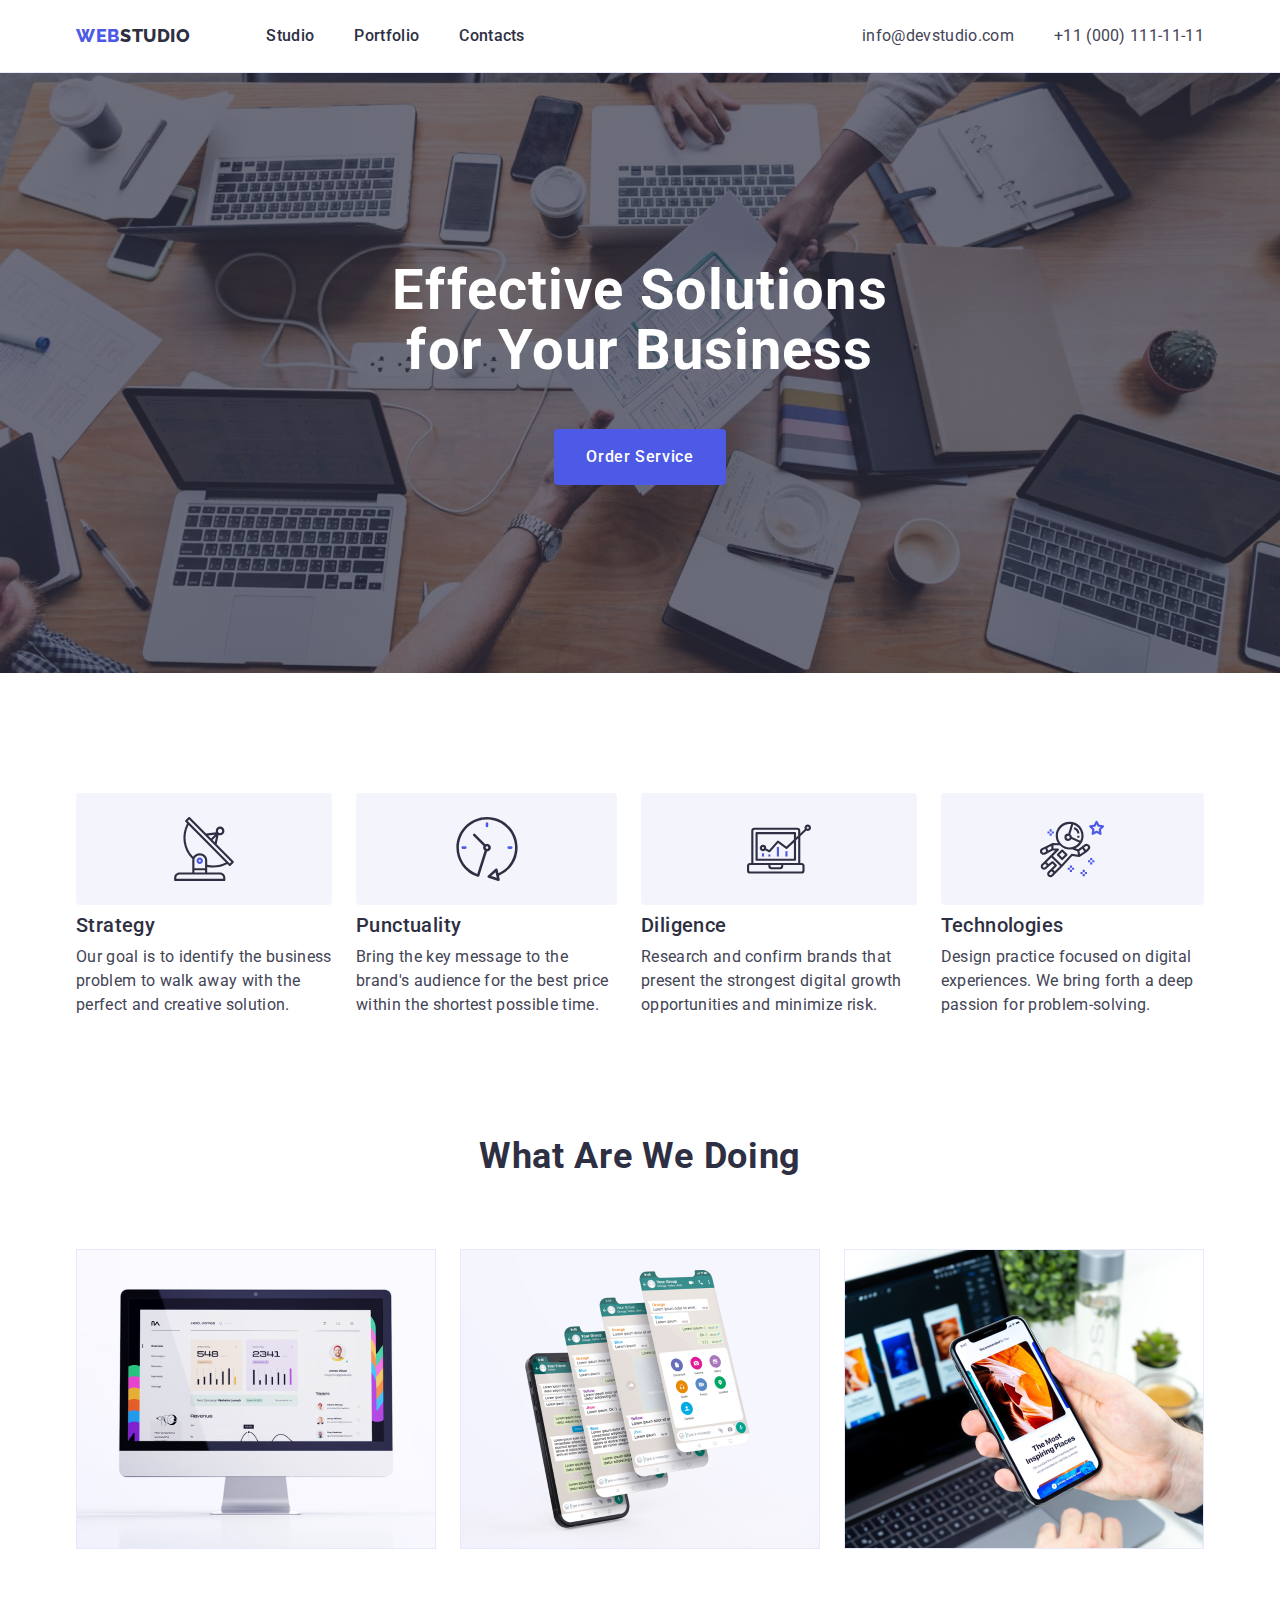
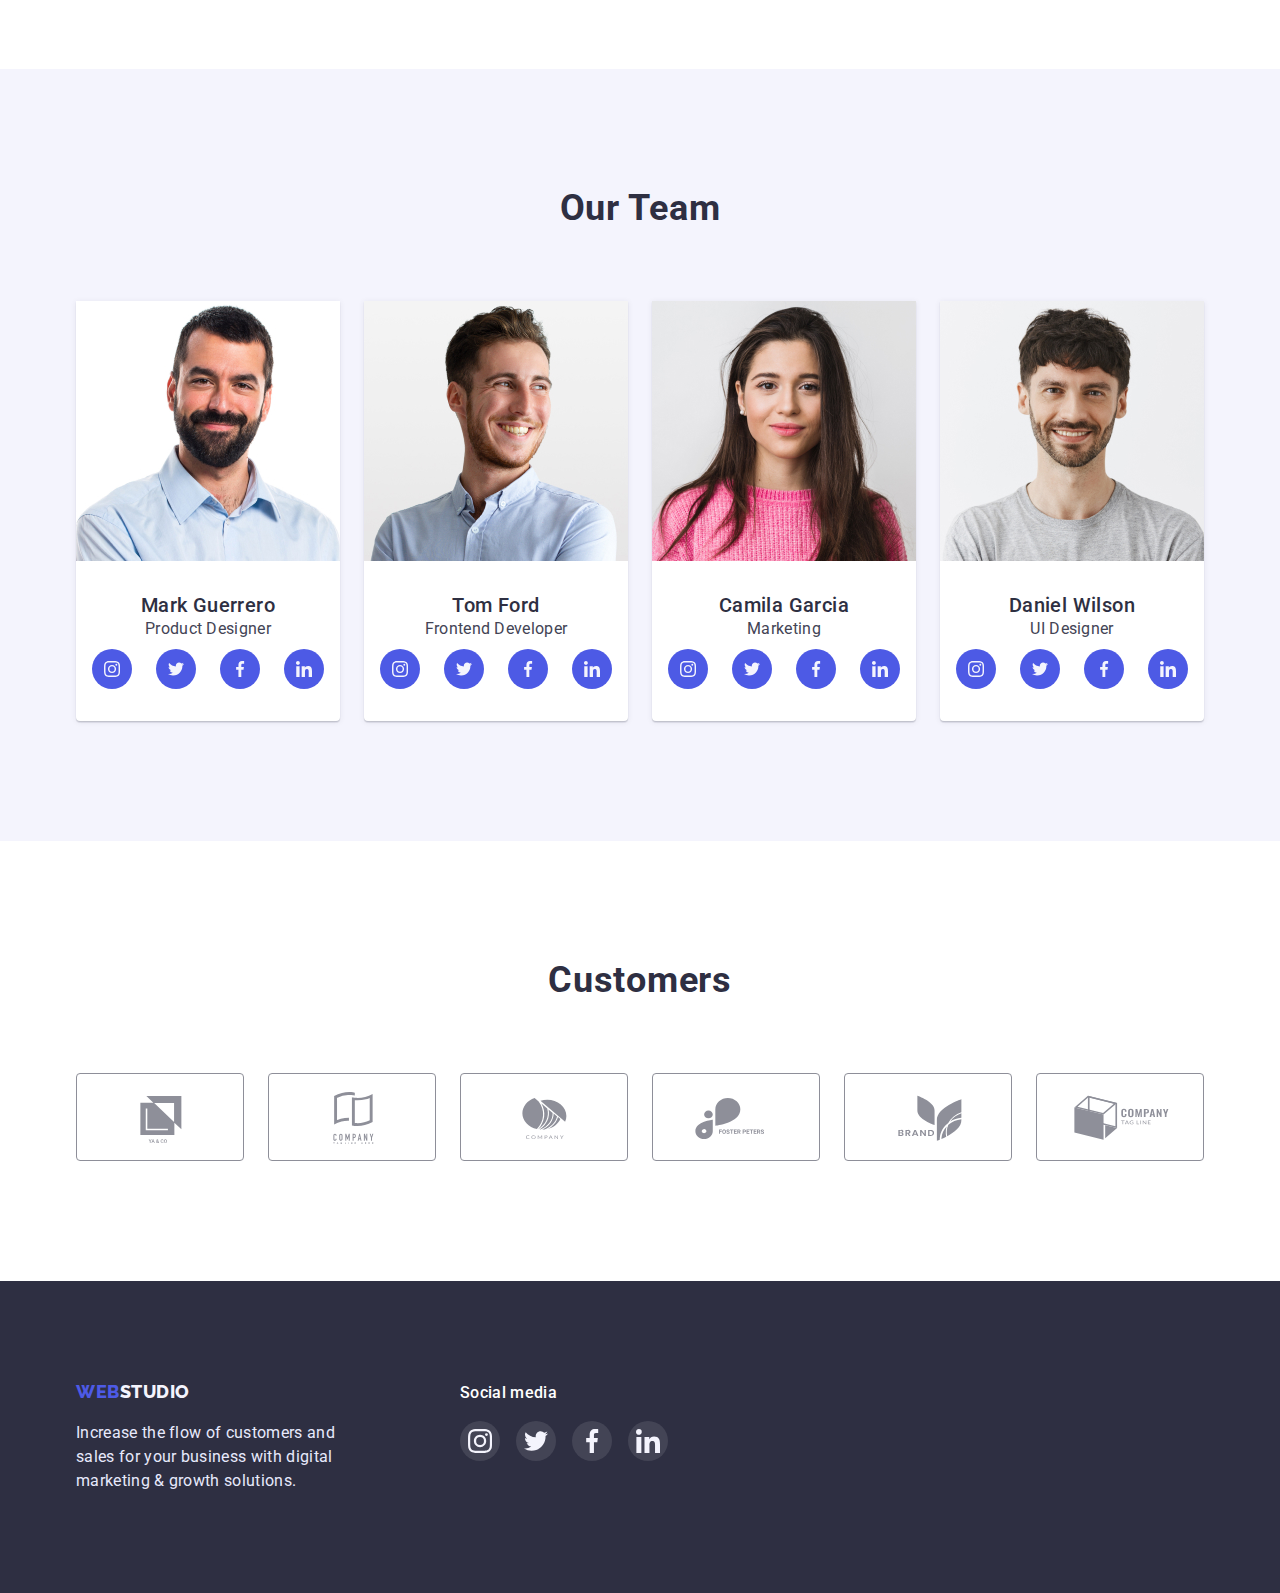
<file: index.html>
<!DOCTYPE html>
<html lang="en">
  <head>
    <meta charset="UTF-8" />
    <meta http-equiv="X-UA-Compatible" content="IE=edge" />
    <meta name="viewport" content="width=device-width, initial-scale=1.0" />
    <title>Document</title>

    <link
      rel="stylesheet"
      href="https://cdn.jsdelivr.net/npm/modern-normalize@1.1.0/modern-normalize.min.css"
    />
    <link rel="preconnect" href="https://fonts.googleapis.com" />
    <link rel="preconnect" href="https://fonts.gstatic.com" crossorigin />
    <link
      href="https://fonts.googleapis.com/css2?family=Raleway:wght@800&family=Roboto:wght@400;500;700&display=swap"
      rel="stylesheet"
    />

    <link rel="stylesheet" href="./css/styles.css" />
  </head>
  <body>
    <!--Header-->
    <header class="header">
      <div class="container main-nav">
        <nav class="header-navigation main-nav">
          <a href="./index.html" class="logo link">
            Web <span class="header-logo-color">Studio</span></a
          >
          <ul class="header-list list">
            <li class="header-item">
              <a href="./index.html" class="header-link link">Studio</a>
            </li>
            <li class="header-item">
              <a href="./portfolio.html" class="header-link link">Portfolio</a>
            </li>
            <li class="header-item">
              <a href="" class="header-link link">Contacts</a>
            </li>
          </ul>
        </nav>

        <address class="address">
          <ul class="address-nav list">
            <li class="address-list">
              <a href="mailto:info@devstudio.com" class="address-item link"
                >info@devstudio.com</a
              >
            </li>
            <li class="address-list">
              <a href="tel:+110001111111" class="address-item link"
                >+11 (000) 111-11-11</a
              >
            </li>
          </ul>
        </address>
      </div>
    </header>
    <main>
      <!--Hero-->
      <section class="hero">
        <div class="container">
          <h1 class="hero-title">Effective Solutions for Your Business</h1>
          <button type="button" class="hero-button">Order Service</button>
        </div>
      </section>
      <!--Our advantages-->
      <section class="advantages section">
        <div class="container">
          <h2 class="visually-hidden">Our advantages</h2>

          <ul class="advantages-list list">
            <li class="advantages-item">
              <h3 class="advantages-title">Strategy</h3>
              <p class="advantages-desc">
                Our goal is to identify the business problem to walk away with
                the perfect and creative solution.
              </p>
            </li>

            <li class="advantages-item">
              <h3 class="advantages-title">Punctuality</h3>
              <p class="advantages-desc">
                Bring the key message to the brand's audience for the best price
                within the shortest possible time.
              </p>
            </li>

            <li class="advantages-item">
              <h3 class="advantages-title">Diligence</h3>
              <p class="advantages-desc">
                Research and confirm brands that present the strongest digital
                growth opportunities and minimize risk.
              </p>
            </li>

            <li class="advantages-item">
              <h3 class="advantages-title">Technologies</h3>
              <p class="advantages-desc">
                Design practice focused on digital experiences. We bring forth a
                deep passion for problem-solving.
              </p>
            </li>
          </ul>
        </div>
      </section>
      <!--What are we doing-->
      <section class="work section">
        <div class="container">
          <h2 class="work-title">What are we doing</h2>

          <ul class="work-list list">
            <li class="work-item">
              <img src="./images/img1.jpg" alt="Computer screen" width="360" />
            </li>

            <li class="work-item">
              <img src="./images/img2.jpg" alt="Phone screen" width="360" />
            </li>

            <li class="work-item">
              <img
                src="./images/img3.jpg"
                alt="Synchronization of the phone with the computer"
                width="360"
              />
            </li>
          </ul>
        </div>
      </section>
      <!--Team-->
      <section class="team section">
        <div class="container">
          <h2 class="team-title">Our Team</h2>
          <ul class="team-list list">
            <li class="team-item">
              <img
                src="./images/photo1.jpg"
                alt="Product Designer"
                width="264"
              />
              <div class="team-text-position">
                <h3 class="team-item-title">Mark Guerrero</h3>
                <p class="team-desc">Product Designer</p>
                <ul class="team-soc-list list">
                  <li class="team-soc-item">
                    <a class="team-soc-link link" href>
                      <svg class="team-soc-icon" width="16" height="16">
                        <use href="./images/icons.svg#icon-instagram"></use>
                      </svg>
                    </a>
                  </li>
                  <li class="team-soc-item">
                    <a class="team-soc-link link" href>
                      <svg class="team-soc-icon" width="16" height="16">
                        <use href="./images/icons.svg#icon-twitter"></use>
                      </svg>
                    </a>
                  </li>
                  <li class="team-soc-item">
                    <a class="team-soc-link link" href>
                      <svg class="team-soc-icon" width="16" height="16">
                        <use href="./images/icons.svg#icon-facebook"></use>
                      </svg>
                    </a>
                  </li>
                  <li class="team-soc-item">
                    <a class="team-soc-link link" href>
                      <svg class="team-soc-icon" width="16" height="16">
                        <use href="./images/icons.svg#icon-linkedin"></use>
                      </svg>
                    </a>
                  </li>
                </ul>
              </div>
            </li>

            <li class="team-item">
              <img
                src="./images/photo2.jpg"
                alt="Frontend Developer"
                width="264"
              />
              <div class="team-text-position">
                <h3 class="team-item-title">Tom Ford</h3>
                <p class="team-desc">Frontend Developer</p>
                <ul class="team-soc-list list">
                  <li class="team-soc-item">
                    <a class="team-soc-link link" href>
                      <svg class="team-soc-icon" width="16" height="16">
                        <use href="./images/icons.svg#icon-instagram"></use>
                      </svg>
                    </a>
                  </li>
                  <li class="team-soc-item">
                    <a class="team-soc-link link" href>
                      <svg class="team-soc-icon" width="16" height="16">
                        <use href="./images/icons.svg#icon-twitter"></use>
                      </svg>
                    </a>
                  </li>
                  <li class="team-soc-item">
                    <a class="team-soc-link link" href>
                      <svg class="team-soc-icon" width="16" height="16">
                        <use href="./images/icons.svg#icon-facebook"></use>
                      </svg>
                    </a>
                  </li>
                  <li class="team-soc-item">
                    <a class="team-soc-link link" href>
                      <svg class="team-soc-icon" width="16" height="16">
                        <use href="./images/icons.svg#icon-linkedin"></use>
                      </svg>
                    </a>
                  </li>
                </ul>
              </div>
            </li>

            <li class="team-item">
              <img src="./images/photo3.jpg" alt="Marketing" width="264" />
              <div class="team-text-position">
                <h3 class="team-item-title">Camila Garcia</h3>
                <p class="team-desc">Marketing</p>
                <ul class="team-soc-list list">
                  <li class="team-soc-item">
                    <a class="team-soc-link link" href>
                      <svg class="team-soc-icon" width="16" height="16">
                        <use href="./images/icons.svg#icon-instagram"></use>
                      </svg>
                    </a>
                  </li>
                  <li class="team-soc-item">
                    <a class="team-soc-link link" href>
                      <svg class="team-soc-icon" width="16" height="16">
                        <use href="./images/icons.svg#icon-twitter"></use>
                      </svg>
                    </a>
                  </li>
                  <li class="team-soc-item">
                    <a class="team-soc-link link" href>
                      <svg class="team-soc-icon" width="16" height="16">
                        <use href="./images/icons.svg#icon-facebook"></use>
                      </svg>
                    </a>
                  </li>
                  <li class="team-soc-item">
                    <a class="team-soc-link link" href>
                      <svg class="team-soc-icon" width="16" height="16">
                        <use href="./images/icons.svg#icon-linkedin"></use>
                      </svg>
                    </a>
                  </li>
                </ul>
              </div>
            </li>

            <li class="team-item">
              <img src="./images/photo4.jpg" alt="UI Designer" width="264" />
              <div class="team-text-position">
                <h3 class="team-item-title">Daniel Wilson</h3>
                <p class="team-desc">UI Designer</p>

                <ul class="team-soc-list list">
                  <li class="team-soc-item">
                    <a class="team-soc-link link" href>
                      <svg class="team-soc-icon" width="16" height="16">
                        <use href="./images/icons.svg#icon-instagram"></use>
                      </svg>
                    </a>
                  </li>
                  <li class="team-soc-item">
                    <a class="team-soc-link link" href>
                      <svg class="team-soc-icon" width="16" height="16">
                        <use href="./images/icons.svg#icon-twitter"></use>
                      </svg>
                    </a>
                  </li>
                  <li class="team-soc-item">
                    <a class="team-soc-link link" href>
                      <svg class="team-soc-icon" width="16" height="16">
                        <use href="./images/icons.svg#icon-facebook"></use>
                      </svg>
                    </a>
                  </li>
                  <li class="team-soc-item">
                    <a class="team-soc-link link" href>
                      <svg class="team-soc-icon" width="16" height="16">
                        <use href="./images/icons.svg#icon-linkedin"></use>
                      </svg>
                    </a>
                  </li>
                </ul>
              </div>
            </li>
          </ul>
        </div>
      </section>
      <!--Customers-->
      <section class="customers section">
        <div class="container">
          <h2 class="customers-title">Customers</h2>
          <ul class="customers-list list">
            <li class="customers-item">
              <a href="" class="customers-link link">
                <svg class="customers-icon" width="104" height="56">
                  <use href="./images/icons.svg#icon-logo-1"></use>
                </svg>
              </a>
            </li>
            <li class="customers-item">
              <a href="" class="customers-link link">
                <svg class="customers-icon" width="104" height="56">
                  <use href="./images/icons.svg#icon-logo-2"></use>
                </svg>
              </a>
            </li>
            <li class="customers-item">
              <a href="" class="customers-link link">
                <svg class="customers-icon" width="104" height="56">
                  <use href="./images/icons.svg#icon-logo-3"></use>
                </svg>
              </a>
            </li>
            <li class="customers-item">
              <a href="" class="customers-link link">
                <svg class="customers-icon" width="104" height="56">
                  <use href="./images/icons.svg#icon-logo-4"></use>
                </svg>
              </a>
            </li>
            <li class="customers-item">
              <a href="" class="customers-link link">
                <svg class="customers-icon" width="104" height="56">
                  <use href="./images/icons.svg#icon-logo-5"></use>
                </svg>
              </a>
            </li>
            <li class="customers-item">
              <a href="" class="customers-link link">
                <svg class="customers-icon" width="104" height="56">
                  <use href="./images/icons.svg#icon-logo-6"></use>
                </svg>
              </a>
            </li>
          </ul>
        </div>
      </section>
    </main>
    <!--Footer-->
    <footer class="footer">
      <div class="container footer-container">
        <div class="container-footer-text">
          <a href="./index.html" class="logo logo-footer link"
            >Web<span class="logo-text">Studio</span></a
          >
          <p class="footer-text">
            Increase the flow of customers and sales for your business with
            digital marketing & growth solutions.
          </p>
        </div>
        <div class="footer-soc">
          <p class="footer-soc-title">Social media</p>
          <ul class="footer-soc-list list">
            <li class="footer-soc-item">
              <a href="" class="footer-soc-link link">
                <svg class="footer-icon" width="24" height="24">
                  <use href="./images/icons.svg#icon-instagram"></use>
                </svg>
              </a>
            </li>
            <li class="footer-soc-item">
              <a href="" class="footer-soc-link link">
                <svg class="footer-icon" width="24" height="24">
                  <use href="./images/icons.svg#icon-twitter"></use>
                </svg>
              </a>
            </li>
            <li class="footer-soc-item">
              <a href="" class="footer-soc-link link">
                <svg class="footer-icon" width="24" height="24">
                  <use href="./images/icons.svg#icon-facebook"></use>
                </svg>
              </a>
            </li>
            <li class="footer-soc-item">
              <a href="" class="footer-soc-link link">
                <svg class="footer-icon" width="24" height="24">
                  <use href="./images/icons.svg#icon-linkedin"></use>
                </svg>
              </a>
            </li>
          </ul>
        </div>
      </div>
    </footer>
  </body>
</html>
</file>
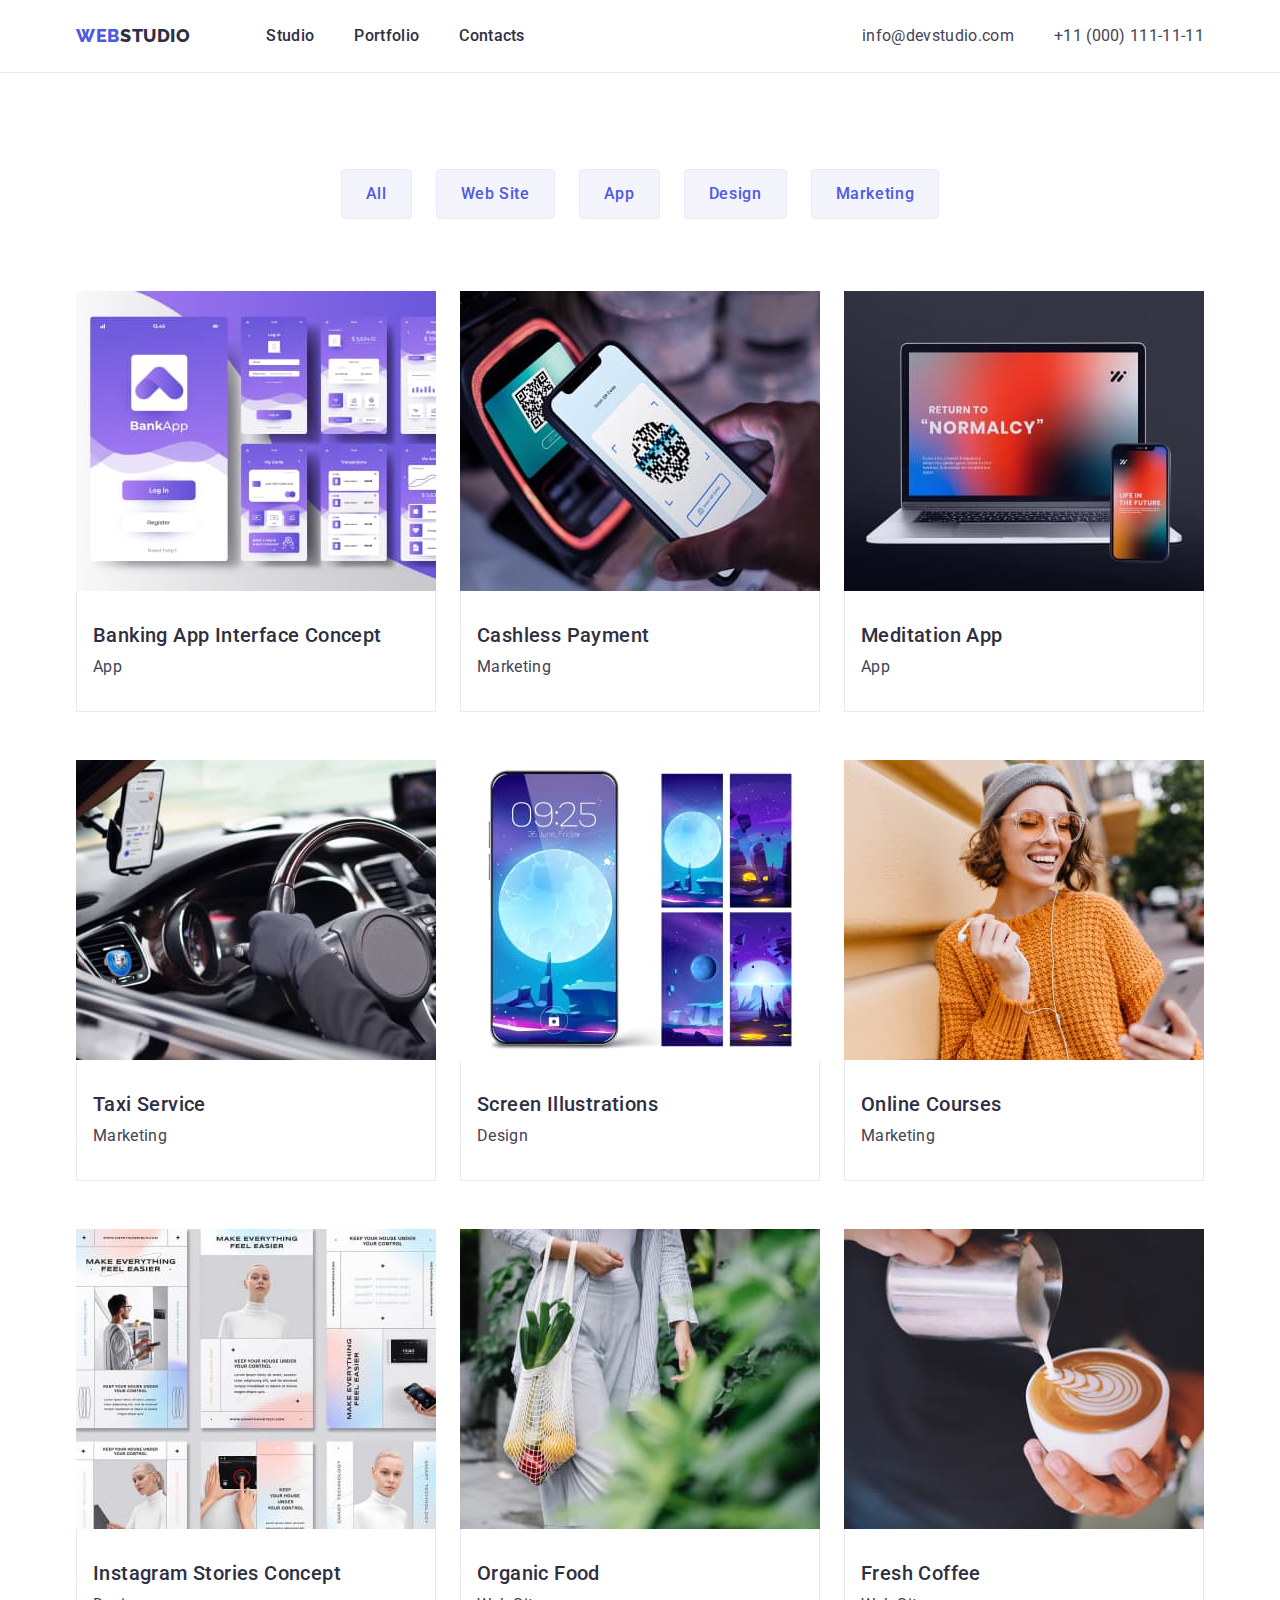
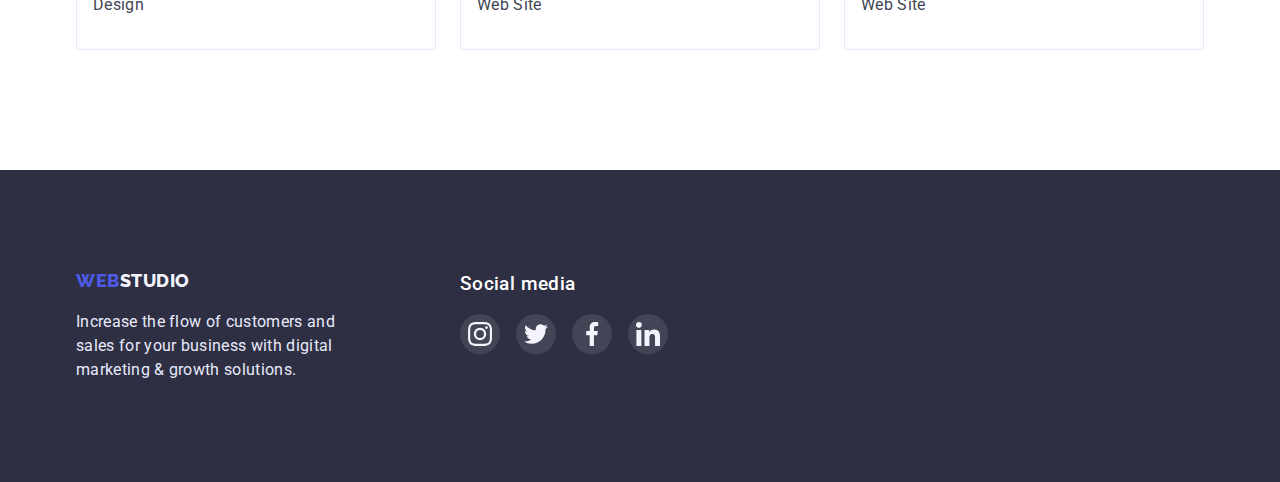
<file: portfolio.html>
<!DOCTYPE html>
<html lang="en">
  <head>
    <meta charset="UTF-8" />
    <meta http-equiv="X-UA-Compatible" content="IE=edge" />
    <meta name="viewport" content="width=device-width, initial-scale=1.0" />
    <title>Document</title>

    <link
      rel="stylesheet"
      href="https://cdn.jsdelivr.net/npm/modern-normalize@1.1.0/modern-normalize.min.css"
    />
    <link rel="preconnect" href="https://fonts.googleapis.com" />
    <link rel="preconnect" href="https://fonts.gstatic.com" crossorigin />
    <link
      href="https://fonts.googleapis.com/css2?family=Raleway:wght@800&family=Roboto:wght@400;500;700&display=swap"
      rel="stylesheet"
    />

    <link rel="stylesheet" href="./css/styles.css" />
  </head>
  <body>
    <!--Header-->
    <header class="header">
      <div class="container main-nav">
        <nav class="header-navigation main-nav">
          <a href="./index.html" class="logo link">
            Web <span class="header-logo-color">Studio</span></a
          >
          <ul class="header-list list">
            <li class="header-item">
              <a href="./index.html" class="header-link link">Studio</a>
            </li>
            <li class="header-item">
              <a href="./portfolio.html" class="header-link link">Portfolio</a>
            </li>
            <li class="header-item">
              <a href="" class="header-link link">Contacts</a>
            </li>
          </ul>
        </nav>

        <address class="address">
          <ul class="address-nav list">
            <li class="address-list">
              <a href="mailto:info@devstudio.com" class="address-item link"
                >info@devstudio.com</a
              >
            </li>
            <li class="address-list">
              <a href="tel:+110001111111" class="address-item link"
                >+11 (000) 111-11-11</a
              >
            </li>
          </ul>
        </address>
      </div>
    </header>
    <main>
      <section class="portfolio section">
        <div class="container">
          <h1 class="visually-hidden">Portfolio</h1>
          <ul class="filter list">
            <li class="filter-item">
              <button type="button" class="filter-button">All</button>
            </li>

            <li class="filter-item">
              <button type="button" class="filter-button">Web Site</button>
            </li>

            <li class="filter-item">
              <button type="button" class="filter-button">App</button>
            </li>

            <li class="filter-item">
              <button type="button" class="filter-button">Design</button>
            </li>

            <li class="filter-item">
              <button type="button" class="filter-button">Marketing</button>
            </li>
          </ul>
          <ul class="portfolio-list list">
            <li class="portfolio-item">
              <a href="" class="portfolio-link link"
                ><img src="./images/app-1.jpg" alt="App for Bank" width="360" />

                <div class="portfolio-content">
                  <h2 class="portfolio-title">Banking App Interface Concept</h2>
                  <p class="portfolio-desc">App</p>
                </div>
              </a>
            </li>

            <li class="portfolio-item">
              <a href="" class="portfolio-link link">
                <img
                  src="./images/app-2.jpg"
                  alt="App for Payment"
                  width="360"
                />
                <div class="portfolio-content">
                  <h2 class="portfolio-title">Cashless Payment</h2>
                  <p class="portfolio-desc">Marketing</p>
                </div>
              </a>
            </li>

            <li class="portfolio-item">
              <a href="" class="portfolio-link link"
                ><img
                  src="./images/app-3.jpg"
                  alt="App for Meditaion"
                  width="360"
                />
                <div class="portfolio-content">
                  <h2 class="portfolio-title">Meditation App</h2>
                  <p class="portfolio-desc">App</p>
                </div>
              </a>
            </li>

            <li class="portfolio-item">
              <a href="" class="portfolio-link link"
                ><img src="./images/app-4.jpg" alt="App for Taxi" width="360" />
                <div class="portfolio-content">
                  <h2 class="portfolio-title">Taxi Service</h2>
                  <p class="portfolio-desc">Marketing</p>
                </div>
              </a>
            </li>

            <li class="portfolio-item">
              <a href="" class="portfolio-link link"
                ><img
                  src="./images/app-5.jpg"
                  alt="Screen Illustrations"
                  width="360"
                />
                <div class="portfolio-content">
                  <h2 class="portfolio-title">Screen Illustrations</h2>
                  <p class="portfolio-desc">Design</p>
                </div>
              </a>
            </li>

            <li class="portfolio-item">
              <a href="" class="portfolio-link link"
                ><img
                  src="./images/app-6.jpg"
                  alt="App for Courses"
                  width="360"
                />
                <div class="portfolio-content">
                  <h2 class="portfolio-title">Online Courses</h2>
                  <p class="portfolio-desc">Marketing</p>
                </div>
              </a>
            </li>

            <li class="portfolio-item">
              <a href="" class="portfolio-link link">
                <img
                  src="./images/app-7.jpg"
                  alt="Instagram Stories Concept"
                  width="360"
                />
                <div class="portfolio-content">
                  <h2 class="portfolio-title">Instagram Stories Concept</h2>
                  <p class="portfolio-desc">Design</p>
                </div>
              </a>
            </li>

            <li class="portfolio-item">
              <a href="" class="portfolio-link link">
                <img
                  src="./images/app-8.jpg"
                  alt="Site for Organic Food"
                  width="360"
                />
                <div class="portfolio-content">
                  <h2 class="portfolio-title">Organic Food</h2>
                  <p class="portfolio-desc">Web Site</p>
                </div>
              </a>
            </li>

            <li class="portfolio-item">
              <a href="" class="portfolio-link link">
                <img
                  src="./images/app-9.jpg"
                  alt="Site for Coffee"
                  width="360"
                />
                <div class="portfolio-content">
                  <h2 class="portfolio-title">Fresh Coffee</h2>
                  <p class="portfolio-desc">Web Site</p>
                </div>
              </a>
            </li>
          </ul>
        </div>
      </section>
    </main>
    <!--Footer-->
    <footer class="footer">
      <div class="container footer-container">
        <div class="container-footer-text">
          <a href="./index.html" class="logo logo-footer link"
            >Web<span class="logo-text">Studio</span></a
          >
          <p class="footer-text">
            Increase the flow of customers and sales for your business with
            digital marketing & growth solutions.
          </p>
        </div>
        <div class="footer-soc">
          <h3 class="footer-soc-title">Social media</h3>
          <ul class="footer-soc-list list">
            <li class="footer-soc-item">
              <a href="" class="footer-soc-link link">
                <svg class="footer-icon" width="24" height="24">
                  <use href="./images/icons.svg#icon-instagram"></use>
                </svg>
              </a>
            </li>
            <li class="footer-soc-item">
              <a href="" class="footer-soc-link link">
                <svg class="footer-icon" width="24" height="24">
                  <use href="./images/icons.svg#icon-twitter"></use>
                </svg>
              </a>
            </li>
            <li class="footer-soc-item">
              <a href="" class="footer-soc-link link">
                <svg class="footer-icon" width="24" height="24">
                  <use href="./images/icons.svg#icon-facebook"></use>
                </svg>
              </a>
            </li>
            <li class="footer-soc-item">
              <a href="" class="footer-soc-link link">
                <svg class="footer-icon" width="24" height="24">
                  <use href="./images/icons.svg#icon-linkedin"></use>
                </svg>
              </a>
            </li>
          </ul>
        </div>
      </div>
    </footer>
  </body>
</html>
</file>
<file: css/styles.css>
:root {
  --bgc-header: #e7e9fc;
  --bgc-primery: #e5e5e5;
  --bgc-secondary: #f4f4fd;
  --primery-color: #2e2f42;
  --primery-text-color: #434455;
  --secondary-text-color: #ffffff;
  --accent-color-logo: #4d5ae5;
  --accent-color-active: #404bbf;
  --color-icon: #8e8f99;
  --footer-icon: #31d0aa;
}
h1,
h2,
h3,
p {
  margin-top: 0;
  margin-bottom: 0;
}
ul {
  margin-top: 0;
  margin-bottom: 0;
  padding-left: 0;
}
img {
  display: block;
}
.list {
  list-style: none;
}
.link {
  text-decoration: none;
}
.visually-hidden {
  position: absolute;
  width: 1px;
  height: 1px;
  margin: -1px;
  border: 0;
  padding: 0;
  white-space: nowrap;
  clip-path: inset(100%);
  clip: rect(0 0 0 0);
  overflow: hidden;
}
body {
  background: var(--secondary-text-color);
  color: var(--primery-text-color);
  font-family: "Roboto", sans-serif;
  letter-spacing: 0.02em;
  font-size: 16px;
  line-height: 1.5;
}
.container {
  width: 1158px;
  margin-left: auto;
  margin-right: auto;
  padding-left: 15px;
  padding-right: 15px;

  /* outline: 2px solid violet; */
}
.section {
  padding-top: 120px;
  padding-bottom: 120px;
}
/**------------------------------Header---------------------------------*/
.header {
  border-bottom: 1px solid var(--bgc-header);
}
.main-nav {
  display: flex;
  align-items: center;
}
.header-navigation {
}
.logo {
  margin-right: 76px;

  color: var(--accent-color-logo);
  font-family: Raleway, sans-serif;
  font-weight: 800;
  font-size: 18px;
  line-height: 1.17;
  letter-spacing: 0.03em;
  text-transform: uppercase;
  word-spacing: -4px;
}
.header-logo-color {
  color: var(--primery-color);
}
.header-list {
  line-height: 1.5;
  letter-spacing: 0.02em;
  display: flex;
}
.header-item {
}
.header-item:not(:last-child) {
  margin-right: 40px;
}
.header-link {
  display: block;
  padding-top: 24px;
  padding-bottom: 24px;

  color: var(--primery-color);
  font-weight: 500;
}
.header-link:hover,
.header-link:focus {
  color: var(--accent-color-active);
}

.header-link:active {
  color: var(--accent-color-active);
}

.address {
  font-style: normal;
  margin-left: auto;
}
.address-nav {
  display: flex;
}
.address-list {
  display: block;
  font-weight: 400;
  line-height: 1.5;
  letter-spacing: 0.02em;
}
.address-list:not(:last-child) {
  margin-right: 40px;
}
.address-item {
  text-decoration: none;
  color: var(--primery-text-color);
}

.address-item:hover,
.address-item:focus {
  color: var(--accent-color-active);
}

/**--------------------------------Hero----------------------------------------------*/
.hero {
  margin: 0 auto;

  padding-top: 188px;
  padding-bottom: 188px;
  text-align: center;

  background-color: var(--primery-color);
  background-image: linear-gradient(
      rgba(46, 47, 66, 0.7),
      rgba(46, 47, 66, 0.7)
    ),
    url("../images/people-office.jpg");
  background-size: cover;
  background-repeat: no-repeat;
  background-position: center;
  max-width: 1440px;
  height: 600px;
}
.hero-title {
  max-width: 496px;
  margin: 0 auto;
  margin-bottom: 48px;

  color: var(--secondary-text-color);
  font-weight: 700;
  font-size: 56px;
  line-height: 1.07;
  letter-spacing: 0.02em;
}
.hero-button {
  display: inline-block;
  padding: 16px 32px;
  border-radius: 4px;

  color: var(--secondary-text-color);
  background-color: var(--accent-color-logo);
  font-family: "Roboto", sans-serif;
  font-style: normal;
  font-weight: 500;
  font-size: 16px;
  line-height: 1.5;
  letter-spacing: 0.04em;
  cursor: pointer;
  border: none;
}

.hero-button:hover,
.hero-button:focus {
  background-color: var(--accent-color-active);
}

/**--------------------------Advantages-----------------------------------------*/

.advantages {
  padding-bottom: 0;
}
.advantages-list {
  display: flex;
  gap: 24px;
}
.advantages-item::before {
  content: "";
  display: block;
  height: 112px;
  border-radius: 4px;
  margin-bottom: 8px;
  background-color: var(--bgc-secondary);
  background-repeat: no-repeat;
  background-position: center;
}
.advantages-item:nth-child(1)::before {
  background-image: url(../images/antenna.svg);
}
.advantages-item:nth-child(2)::before {
  background-image: url(../images/clock.svg);
}
.advantages-item:nth-child(3)::before {
  background-image: url(../images/diagram.svg);
}
.advantages-item:nth-child(4)::before {
  background-image: url(../images/astronaut.svg);
}
.advantages-title {
  margin-bottom: 8px;

  font-weight: 500;
  font-size: 20px;
  line-height: 1.2;
  letter-spacing: 0.02em;
  color: var(--primery-color);
}

/**----------------------Work--------------------------------------------------*/
.work {
}
.work-title {
  margin-bottom: 72px;

  font-weight: 700;
  font-size: 36px;
  line-height: 1.11;
  text-align: center;
  letter-spacing: 0.02em;
  text-transform: capitalize;
  color: var(--primery-color);
}
.work-list {
  display: flex;
  gap: 24px;
}
.work-item {
  width: calc((100%-48) 3);
}
/*-------------------------------Team----------------------*/
.team {
  background: var(--bgc-secondary);
}
.team-title {
  margin-bottom: 72px;

  font-weight: 700;
  font-size: 36px;
  line-height: 1.11;
  text-align: center;
  letter-spacing: 0.02em;
  text-transform: capitalize;
  color: var(--primery-color);
}
.team-list {
  display: flex;
  gap: 24px;
}
.team-item {
  background-color: var(--secondary-text-color);
  box-shadow: 0px 1px 6px rgba(46, 47, 66, 0.08),
    0px 1px 1px rgba(46, 47, 66, 0.16), 0px 2px 1px rgba(46, 47, 66, 0.08);
  border-radius: 0px 0px 4px 4px;
}

.team-text-position {
  text-align: center;
  padding: 32px 16px;
}

.team-item-title {
  font-weight: 500;
  font-size: 20px;
  line-height: 1.2;
  letter-spacing: 0.02em;
  color: var(--primery-color);
  background-color: var(--secondary-text-color);
}
.team-desc {
  font-size: 16px;
  margin-bottom: 8px;
}
.team-soc-list {
  display: flex;
  justify-content: center;
  gap: 24px;
}
.team-soc-item {
  width: 40px;
  height: 40px;
}
.team-soc-link {
  width: 100%;
  height: 100%;
  border-radius: 50%;
  background-color: var(--accent-color-logo);
  display: flex;
  align-items: center;
  justify-content: center;
}
.team-soc-link:hover,
.team-soc-link:focus {
  background-color: var(--accent-color-active);
}
.team-soc-icon {
  fill: var(--bgc-secondary);
}

/**-------------------------------Customers--------------------------------*/
.customers {
}
.customers-title {
  font-weight: 700;
  font-size: 36px;
  line-height: 1.11;
  text-align: center;
  letter-spacing: 0.02em;
  margin-bottom: 72px;

  color: var(--primery-color);
}
.customers-list {
  display: flex;
  gap: 24px;
}
.customers-item {
  width: 168px;
  height: 88px;
}
.customers-link {
  display: flex;
  align-items: center;
  justify-content: center;
  width: 100%;
  height: 100%;
  border-radius: 4px;
  border: 1px solid currentColor;
  color: var(--color-icon);
}
.customers-link:hover,
.customers-link:focus {
  color: var(--accent-color-active);
}
.customers-icon {
  fill: currentColor;
}
.customers-icon:hover,
.customers-icon:focus {
  fill: var(--accent-color-active);
}
/**-------------------------------Footer--------------------------------*/

.footer {
  background-color: var(--primery-color);
  padding: 100px 0;
}
.footer-container {
  display: flex;
}
.logo-footer {
  margin-right: 0;
}
.logo-text {
  color: var(--bgc-secondary);
}
.footer-text {
  color: var(--bgc-header);
  width: 264px;
  margin-top: 16px;
}
.container-footer-text {
  margin-right: 120px;
}
.footer-soc-title {
  font-weight: 500;
  line-height: 1.5;
  letter-spacing: 0.02em;
  margin-bottom: 16px;

  color: var(--secondary-text-color);
}
.footer-soc-list {
  display: flex;
  justify-content: center;
  gap: 16px;
}
.footer-soc-item {
  width: 40px;
  height: 40px;
}
.footer-soc-link {
  width: 100%;
  height: 100%;
  border-radius: 50%;
  display: flex;
  align-items: center;
  justify-content: center;
  background-color: rgba(255, 255, 255, 0.1);
}
.footer-soc-link:hover,
.footer-soc-link:focus {
  background-color: var(--footer-icon);
}
.footer-icon {
  fill: var(--bgc-secondary);
}

/**-----------------------------Portfolio---------------**/
.portfolio {
  padding-top: 96px;
}
.filter {
  display: flex;
  margin-bottom: 72px;
  justify-content: center;
}
.filter-item:not(:last-child) {
  margin-right: 24px;
}
.filter-button {
  padding: 12px 24px;

  background-color: var(--bgc-secondary);
  color: var(--accent-color-logo);
  border-color: var(--bgc-header);
  font-family: "Roboto", sans-serif;
  font-weight: 500;
  line-height: 1.5;
  font-size: 16px;
  letter-spacing: 0.04em;
  border: 1px solid var(--bgc-header);
  border-radius: 4px;
  cursor: pointer;
}
.filter-button:hover,
.filter-button:focus {
  background-color: var(--accent-color-active);
  color: var(--secondary-text-color);
  border-color: transparent;
  box-shadow: 0px 3px 1px rgba(0, 0, 0, 0.1), 0px 2px 1px rgba(0, 0, 0, 0.08),
    0px 2px 2px rgba(0, 0, 0, 0.12);
}
.portfolio-list {
  display: flex;
  flex-wrap: wrap;
  gap: 48px 24px;
}
.portfolio-list .portfolio-item {
  width: 360px;
}
.portfolio-item:nth-child(3n) {
  margin-right: 0;
}
.portfolio-item:nth-last-child(-n + 3) {
  margin-bottom: 0;
}
.portfolio-link {
  color: inherit;
  display: block;
}
.portfolio-link:hover,
.portfolio-link:focus {
  box-shadow: 12px 11px 31px 17px rgba(77, 90, 229, 0.32);
}
.portfolio-title {
  margin-bottom: 8px;
  font-weight: 500;
  font-size: 20px;
  line-height: 1.2;
  letter-spacing: 0.02em;
  color: var(--primery-color);
}
.portfolio-desc {
  color: var(--primery-text-color);
}
.portfolio-content {
  padding: 32px 16px;
  border: 1px solid var(--bgc-header);
  border-top: 0;
}

.portfolio-list .link {
}
</file>
